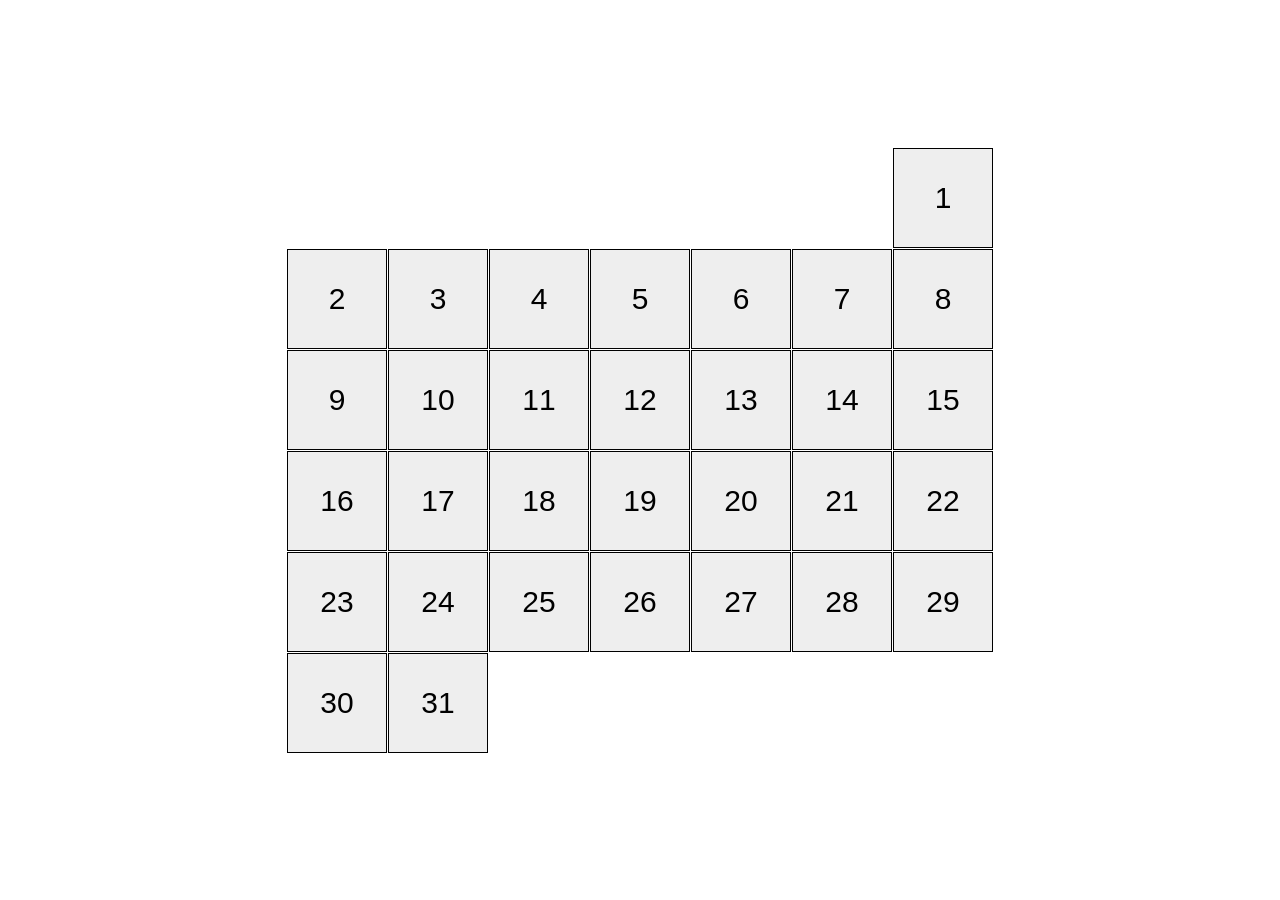
<file: index.html>
<!doctype html><html lang="en"><head><meta charset="utf-8"><meta name="viewport" content="width=device-width, initial-scale=1.0"><title>Calendar</title><link rel="stylesheet" href="index.011e155c.css"></head><body class="page"> <div class="calendar calendar--month-length-31 calendar--start-day-sun"> <div class="calendar__day"></div> <div class="calendar__day"></div> <div class="calendar__day"></div> <div class="calendar__day"></div> <div class="calendar__day"></div> <div class="calendar__day"></div> <div class="calendar__day"></div> <div class="calendar__day"></div> <div class="calendar__day"></div> <div class="calendar__day"></div> <div class="calendar__day"></div> <div class="calendar__day"></div> <div class="calendar__day"></div> <div class="calendar__day"></div> <div class="calendar__day"></div> <div class="calendar__day"></div> <div class="calendar__day"></div> <div class="calendar__day"></div> <div class="calendar__day"></div> <div class="calendar__day"></div> <div class="calendar__day"></div> <div class="calendar__day"></div> <div class="calendar__day"></div> <div class="calendar__day"></div> <div class="calendar__day"></div> <div class="calendar__day"></div> <div class="calendar__day"></div> <div class="calendar__day"></div> <div class="calendar__day"></div> <div class="calendar__day"></div> <div class="calendar__day"></div> </div> </body></html>
</file>
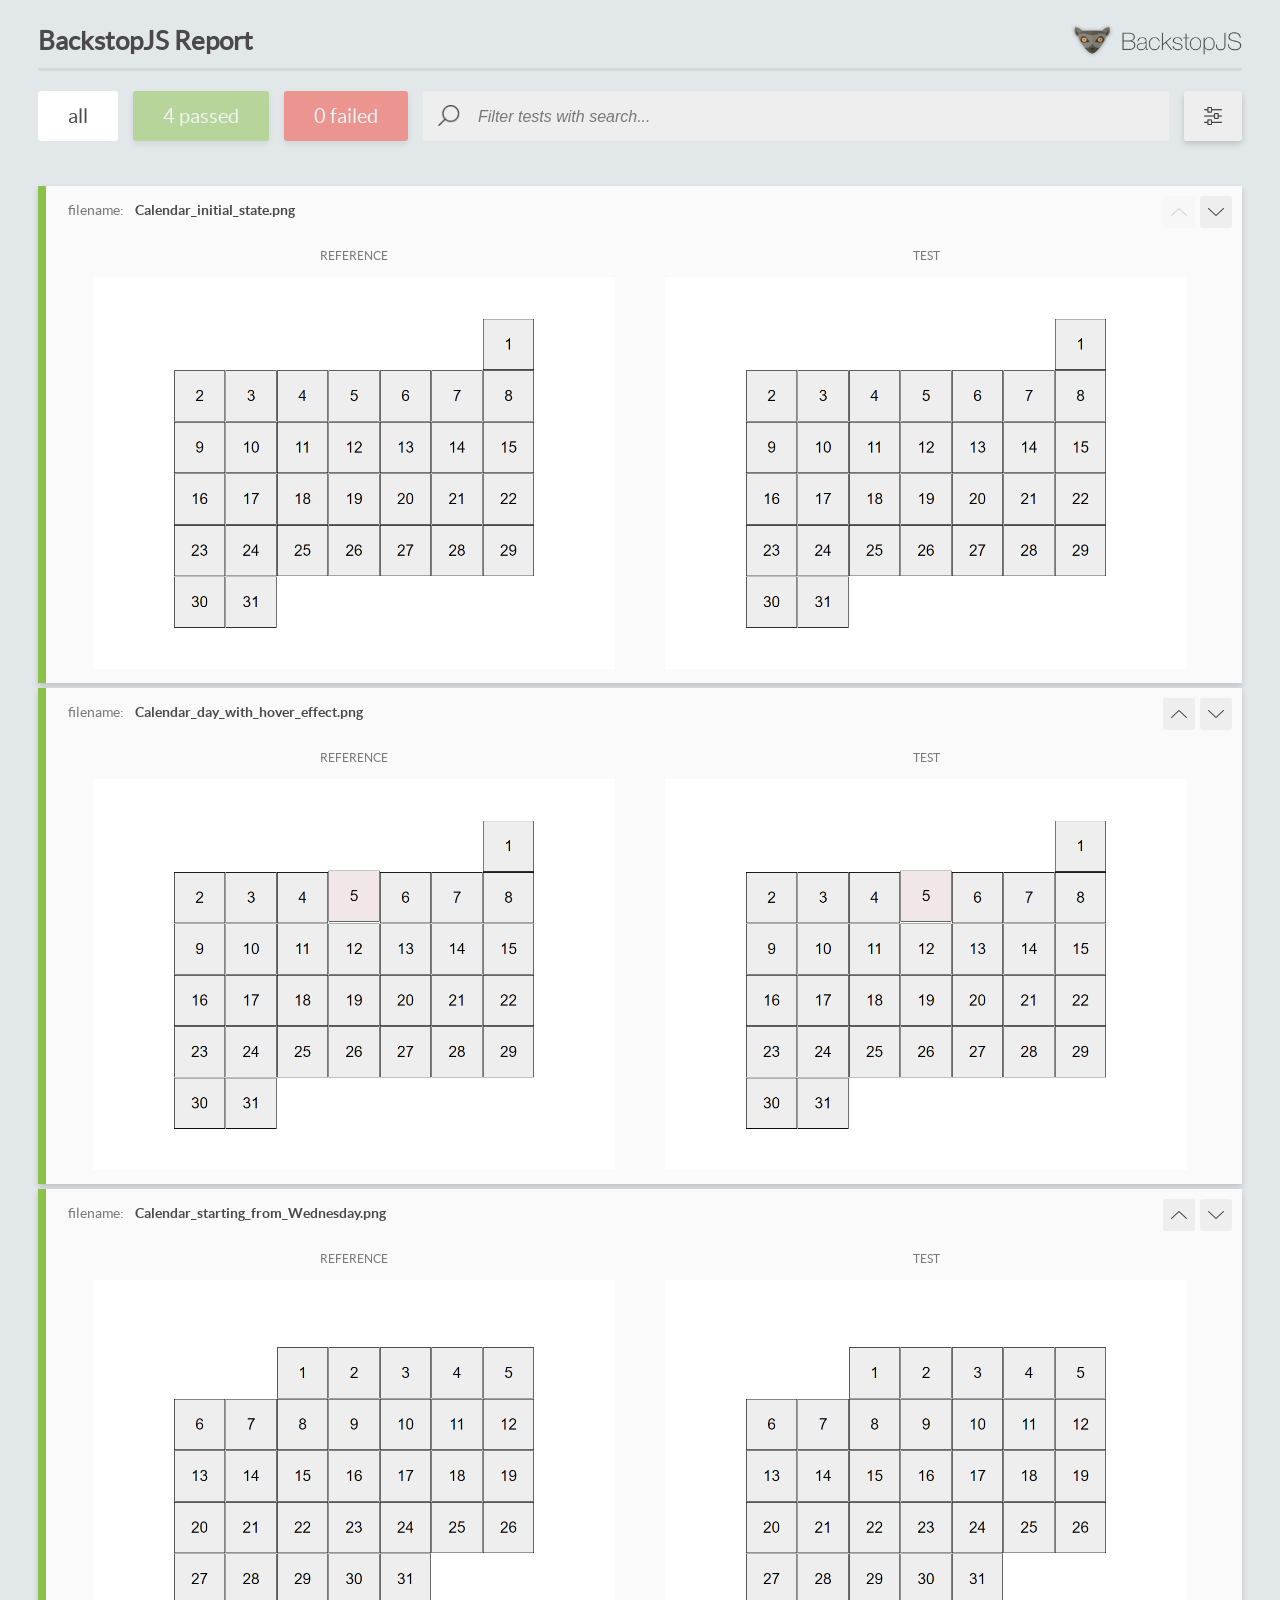
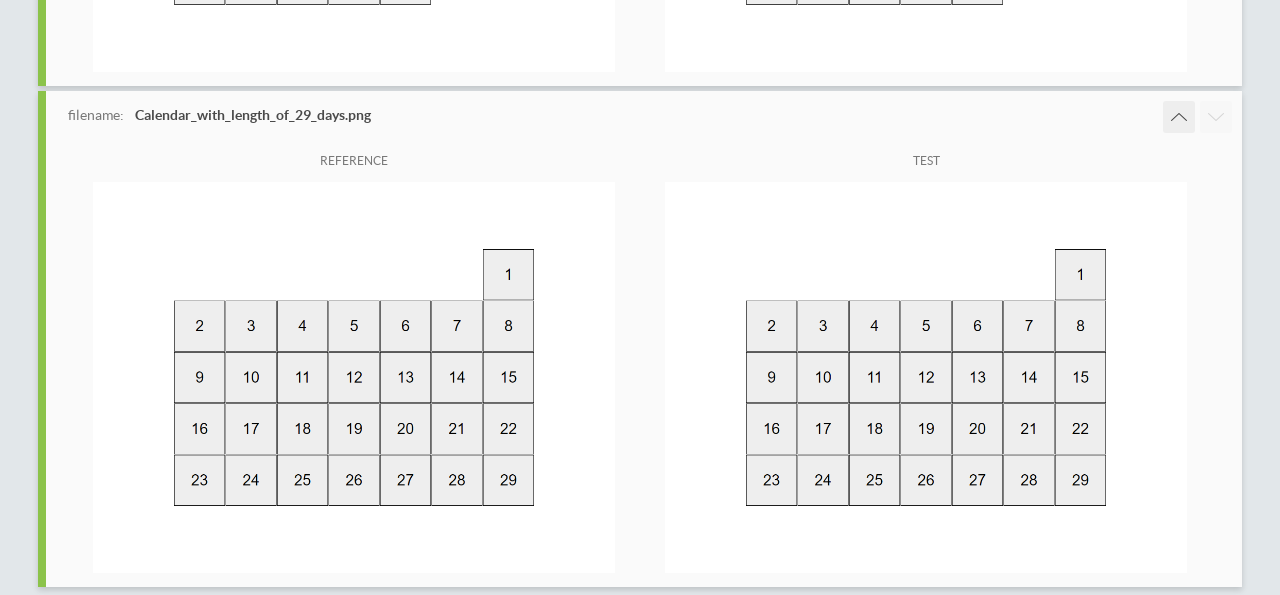
<file: report/html_report/index.html>
<!DOCTYPE html>
<html>
  <head>
    <meta charset="utf-8">
    <!-- Disable Cache -->
    <meta http-equiv="Cache-Control" content="no-cache, no-store, must-revalidate">
    <meta http-equiv="Pragma" content="no-cache">
    <meta http-equiv="Expires" content="0">

    <title>BackstopJS Report</title>

    <style>
      @font-face {
          font-family: 'latoregular';
          src: url('./assets/fonts/lato-regular-webfont.woff2') format('woff2'),
              url('./assets/fonts/lato-regular-webfont.woff') format('woff');
          font-weight: 400;
          font-style: normal;
      }
      @font-face {
          font-family: 'latobold';
          src: url('./assets/fonts/lato-bold-webfont.woff2') format('woff2'),
              url('./assets/fonts/lato-bold-webfont.woff') format('woff');
          font-weight: 700;
          font-style: normal;
      }

      .ReactModal__Body--open {
          overflow: hidden;
      }
      .ReactModal__Body--open .header {
        display: none;
      }

    </style>
  </head>
  <body style="background-color: #E2E7EA">
    <div id="root">

    </div>
    <script>
      function report (report) { // eslint-disable-line no-unused-vars
        window.tests = report;
      }
    </script>
    <script src="config.js"></script>
    <script src="index_bundle.js"></script>
  </body>
</html>
</file>
<file: index.011e155c.css>
.calendar__day:first-child:before{content:"1"}.calendar__day:nth-child(2):before{content:"2"}.calendar__day:nth-child(3):before{content:"3"}.calendar__day:nth-child(4):before{content:"4"}.calendar__day:nth-child(5):before{content:"5"}.calendar__day:nth-child(6):before{content:"6"}.calendar__day:nth-child(7):before{content:"7"}.calendar__day:nth-child(8):before{content:"8"}.calendar__day:nth-child(9):before{content:"9"}.calendar__day:nth-child(10):before{content:"10"}.calendar__day:nth-child(11):before{content:"11"}.calendar__day:nth-child(12):before{content:"12"}.calendar__day:nth-child(13):before{content:"13"}.calendar__day:nth-child(14):before{content:"14"}.calendar__day:nth-child(15):before{content:"15"}.calendar__day:nth-child(16):before{content:"16"}.calendar__day:nth-child(17):before{content:"17"}.calendar__day:nth-child(18):before{content:"18"}.calendar__day:nth-child(19):before{content:"19"}.calendar__day:nth-child(20):before{content:"20"}.calendar__day:nth-child(21):before{content:"21"}.calendar__day:nth-child(22):before{content:"22"}.calendar__day:nth-child(23):before{content:"23"}.calendar__day:nth-child(24):before{content:"24"}.calendar__day:nth-child(25):before{content:"25"}.calendar__day:nth-child(26):before{content:"26"}.calendar__day:nth-child(27):before{content:"27"}.calendar__day:nth-child(28):before{content:"28"}.calendar__day:nth-child(29):before{content:"29"}.calendar__day:nth-child(30):before{content:"30"}.calendar__day:nth-child(31):before{content:"31"}.calendar--start-day-mon .calendar__day:first-child{margin-left:0}.calendar--start-day-tue .calendar__day:first-child{margin-left:101px}.calendar--start-day-wed .calendar__day:first-child{margin-left:202px}.calendar--start-day-thu .calendar__day:first-child{margin-left:303px}.calendar--start-day-fri .calendar__day:first-child{margin-left:404px}.calendar--start-day-sat .calendar__day:first-child{margin-left:505px}.calendar--start-day-sun .calendar__day:first-child{margin-left:606px}.calendar--month-length-28 .calendar__day:nth-child(n+29),.calendar--month-length-29 .calendar__day:nth-child(n+30),.calendar--month-length-30 .calendar__day:nth-child(n+31),.calendar--month-length-31 .calendar__day:nth-child(n+32){visibility:hidden;position:absolute}.page{width:100%;height:100vh;margin:0;display:flex}.calendar{box-sizing:border-box;color:#000;text-align:justify;flex-wrap:wrap;gap:1px;max-width:726px;margin:auto;padding:10px;font-family:Arial,Helvetica,sans-serif;font-size:30px;display:flex}.calendar__day{box-sizing:border-box;cursor:pointer;text-align:center;background-color:#eee;border:1px solid #000;width:100px;height:100px;line-height:98px;transition-duration:.5s}.calendar__day:hover{background-color:#ffbfcb;transform:translateY(-20px)}
/*# sourceMappingURL=index.011e155c.css.map */
</file>
